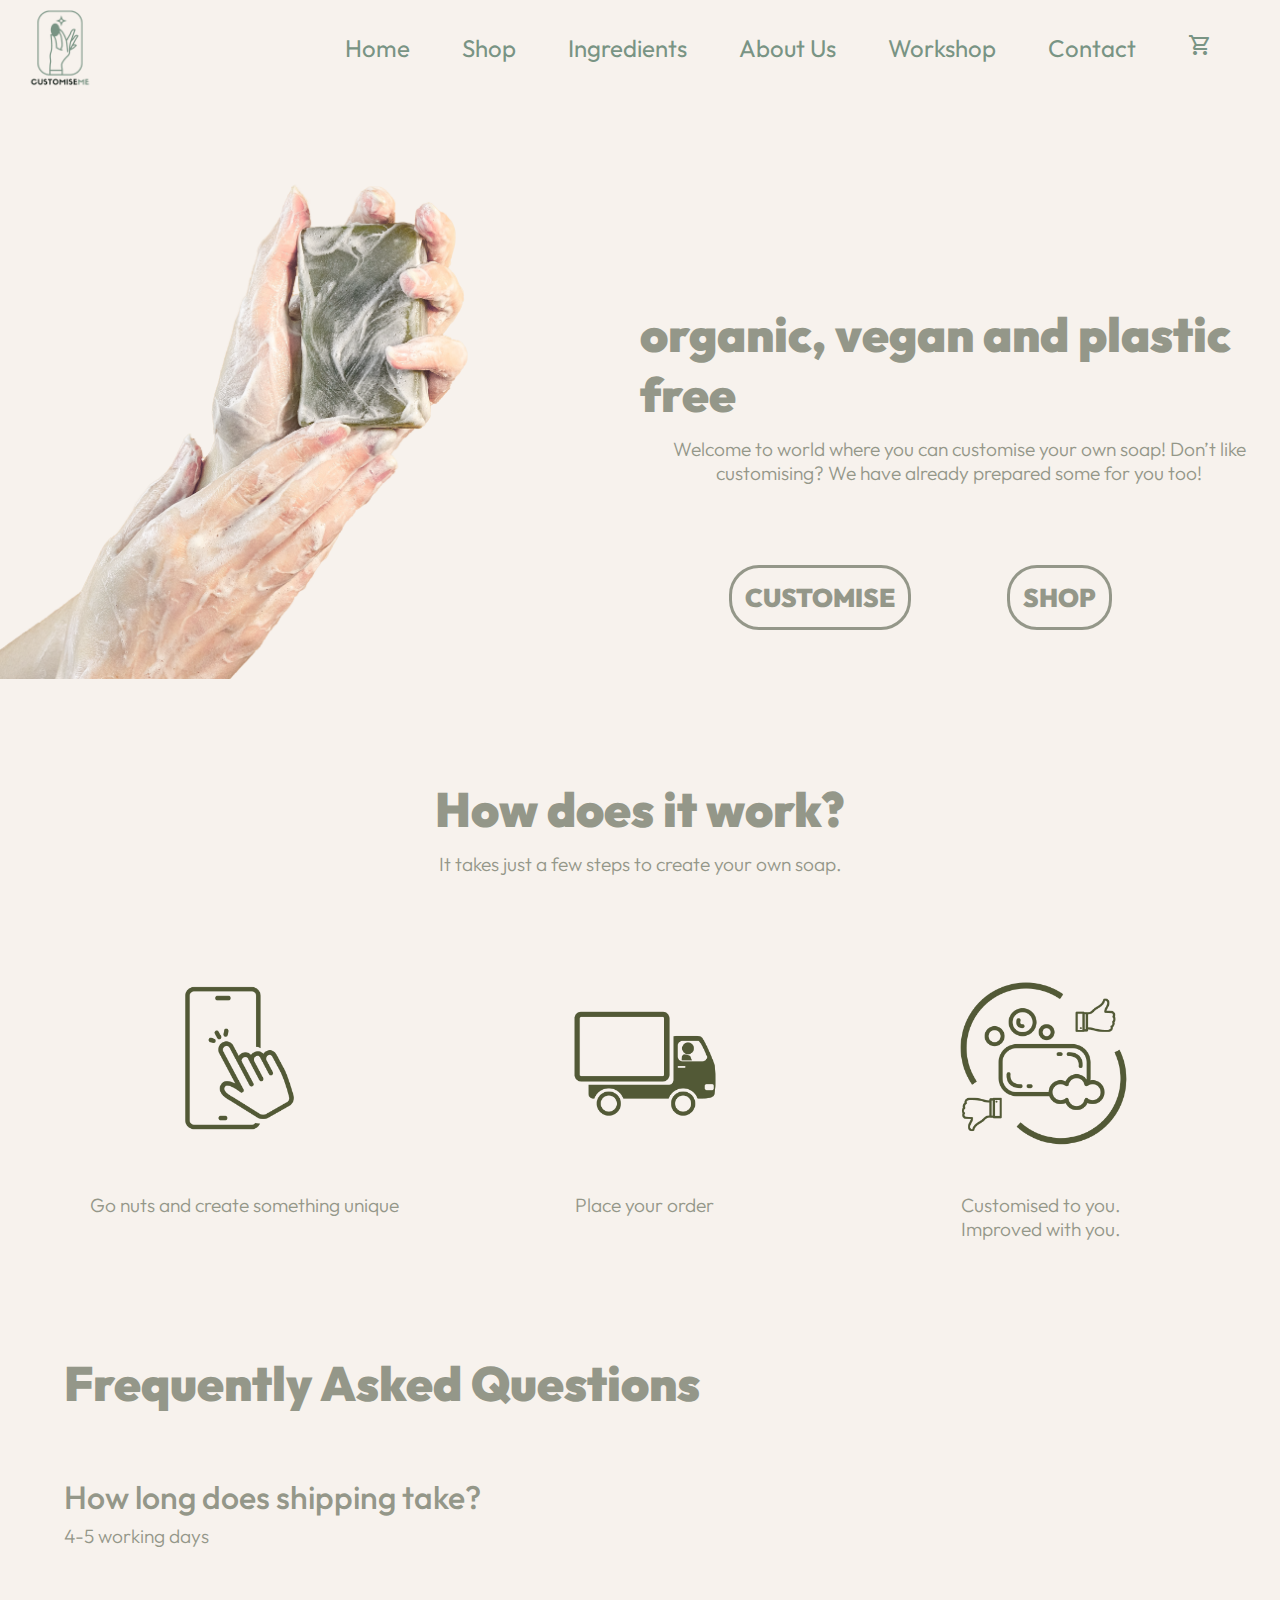
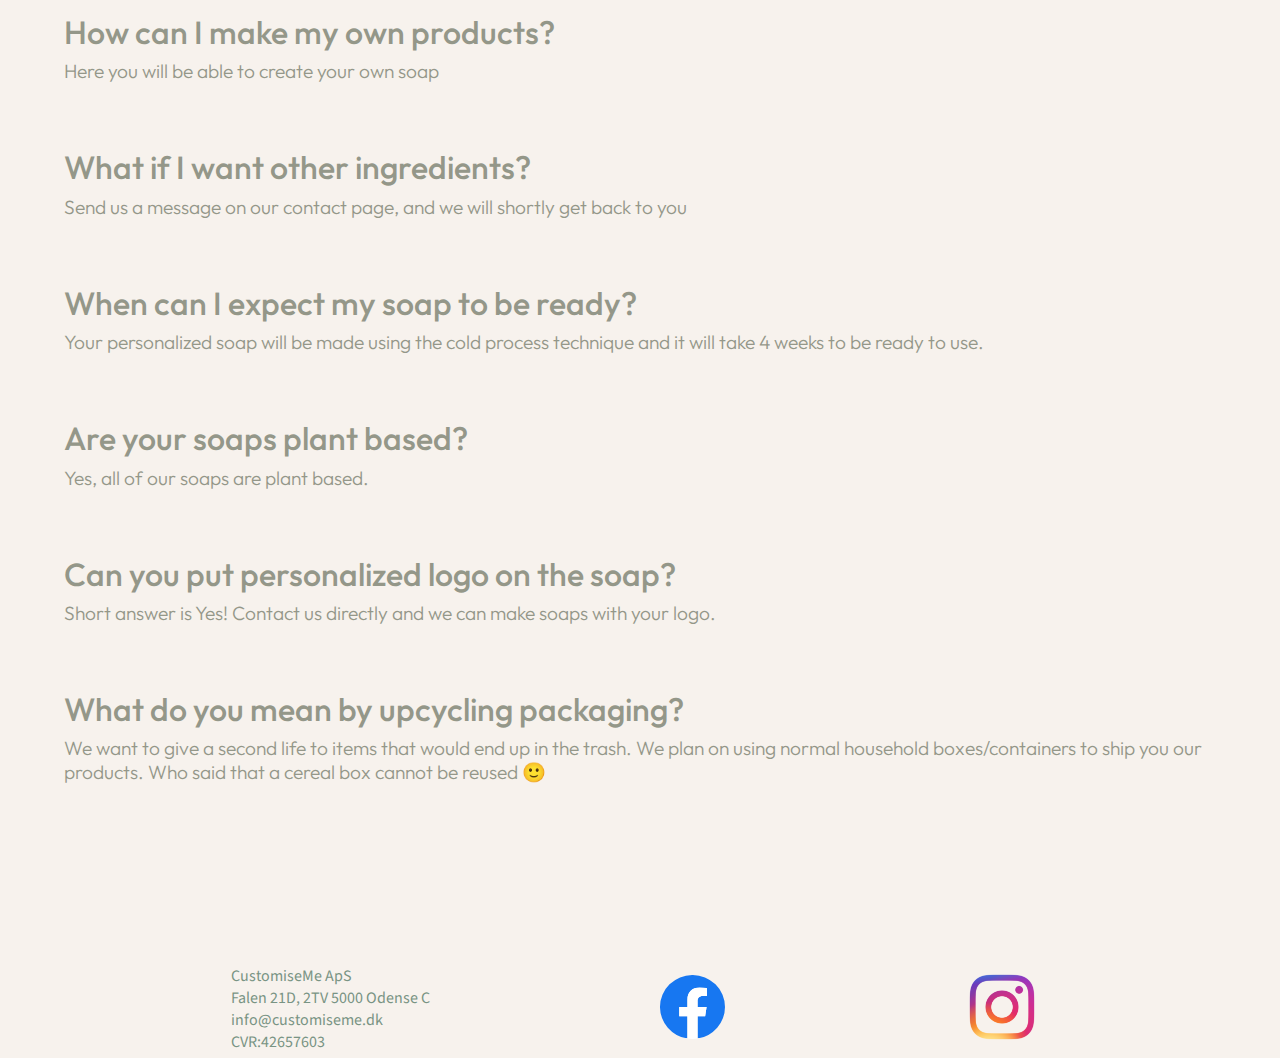
<file: index.html>
<!DOCTYPE html>
<html lang="en">

<head>
  <meta charset="UTF-8" />
  <meta http-equiv="X-UA-Compatible" content="IE=edge" />
  <meta name="viewport" content="width=device-width, initial-scale=1.0" />
  <title>CustomiseMe</title>
  <meta name="ROBOTS" content="NOINDEX, NOFOLLOW" />
  <link rel="stylesheet" href="CSS/main.css" />
  <link href="https://fonts.googleapis.com/icon?family=Material+Icons+Outlined" rel="stylesheet" />
  <link href="https://fonts.googleapis.com/css2?family=Outfit:wght@200;400;900&display=swap" rel="stylesheet">
</head>

<body>
  <nav class="navbar">

    <img id="logo" src="images/logogreen.png" alt="logo">
    <a href="#" class="toggle-button">
      <span class="bar"></span>
      <span class="bar"></span>
      <span class="bar"></span>
    </a>
    <div class="navbar-links">
      <ul>
        <li><a href="index.html">Home</a></li>
        <li><a href="shop.html">Shop</a></li>
        <li><a href="#">Ingredients</a></li>
        <li><a href="#">About Us</a></li>
        <li><a href="#">Workshop</a></li>
        <li><a href="#">Contact</a></li>
        <li>
          <a href="#"><span class="material-icons-outlined">shopping_cart</span></a>
        </li>
      </ul>
    </div>
  </nav>
  <main>
    <img id="clicksoaps" src="images/washhands.png" alt="soaps">
    <div class="welcoming">
      <h1 id="absolute">organic, vegan and plastic free</h1>
      <h2 id="welcome">Welcome to world where you can customise your own soap! Don’t like customising? We have already
        prepared some for you too!</h2>
    <div class="cta">
<a href="createsoap.html">CUSTOMISE</a>
<a href="shop.html">SHOP</a>
</div></div>

<div class="howitworks">
  <h1>How does it work?</h1>
  <h2>It takes just a few steps to create your own soap.</h2>
</div>
<div class="icons">
  <figure>
  <img src="images/1.png" alt="1">
  <figcaption>Go nuts and create something unique</figcaption>
</figure>
<figure>
  <img src="images/2.png" alt="2">
<figcaption>Place your order</figcaption>
</figure>
<figure>
  <img src="images/3.png" alt="3">
<figcaption>Customised to you.<br>Improved with you.</figcaption>
</figure>
</div>

<div class="faq">
  <h1>Frequently Asked Questions</h1>
  <h2>How long does shipping take?</h2>
  <p>4-5 working days</p>
  <h2>How can I make my own products?</h2>
  <p>Here you will be able to create your own soap</p>
  <h2>What if I want other ingredients?</h2>
  <p>Send us a message on our contact page, and we will shortly get back to you</p>
  <h2>When can I expect my soap to be ready?</h2>
  <p>Your personalized soap will be made using the cold process technique and it will take 4 weeks to be ready to use.</p>
<h2>Are your soaps plant based?</h2>
<p>Yes, all of our soaps are plant based.</p>
<h2>
  Can you put personalized logo on the soap?</h2>
  <p>Short answer is Yes! Contact us directly and we can make soaps with your logo.</p>
<h2>What do you mean by upcycling packaging?</h2>
<p>We want to give a second life to items that would end up in the trash.

  We plan on using normal household boxes/containers to ship you our products.
  
  Who said that a cereal box cannot be reused 🙂</p>

</div>
  </main>
  <footer>
    <div class="footer-text">
      <div>CustomiseMe ApS</div>
      <div>Falen 21D, 2TV 5000 Odense C</div>
      <div>
        <a class="mailto" href="mailto:info@customiseme.dk">info@customiseme.dk</a>
      </div>
      <div>CVR:42657603</div>
    </div>
    <div class="social1">
      <a class="facebook" href="https://www.facebook.com/customisemedk/" target="_blank"><img src="images/fb_logo.svg"
          alt="Facebook Logo" /></a>
    </div>
    <div class="social2">
      <a class="instagram" href="https://www.instagram.com/customisemedk/" target="_blank"><img
          src="images/instagram_logo.svg" alt="Instagram Logo" /></a>
    </div>
  </footer>
</body>
<script src="js/script.js"></script>

</html>
</file>
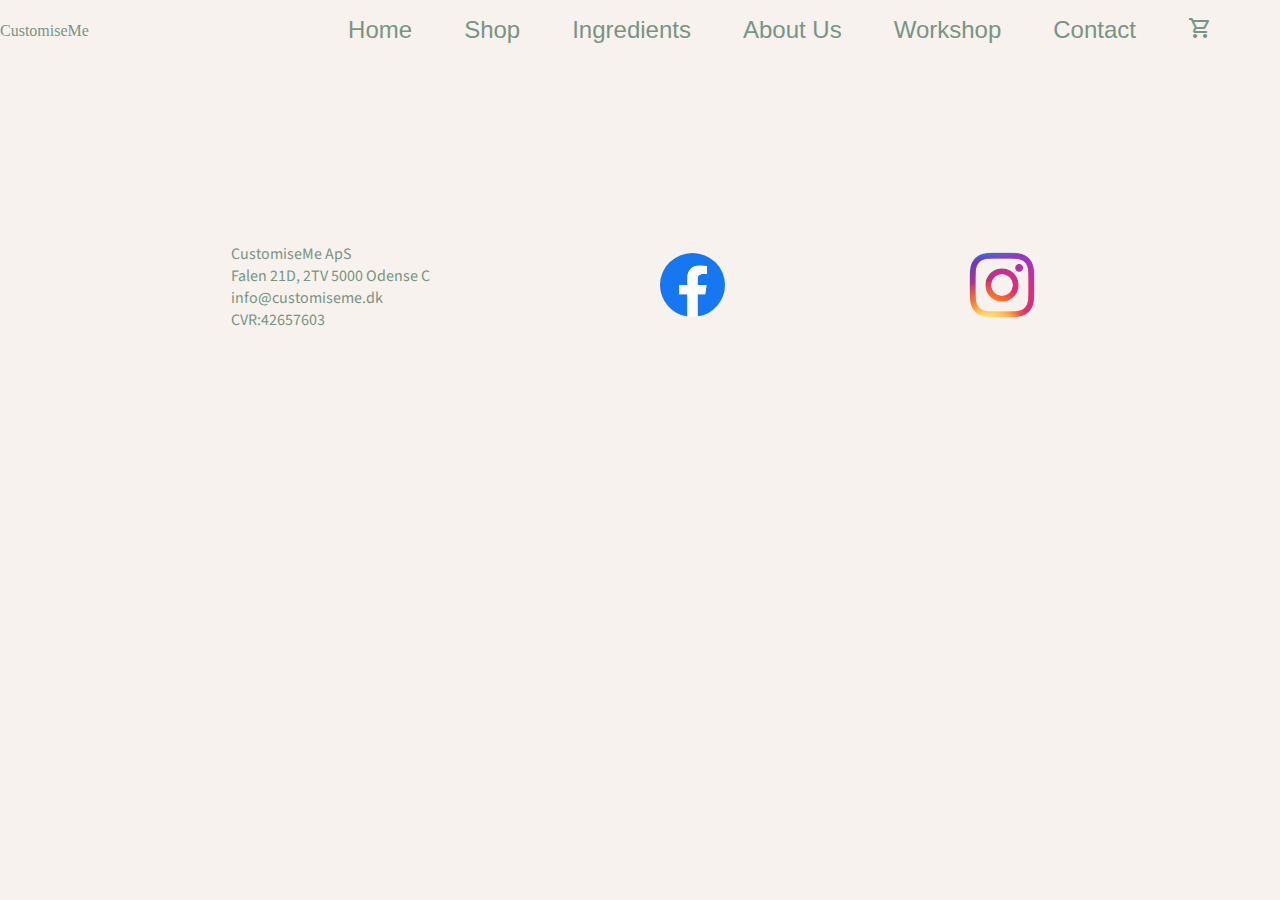
<file: createsoap.html>
<!DOCTYPE html>
<html lang="en">
  <head>
    <meta charset="UTF-8" />
    <meta http-equiv="X-UA-Compatible" content="IE=edge" />
    <meta name="viewport" content="width=device-width, initial-scale=1.0" />
    <title>CustomiseMe - Create</title>
    <meta name="ROBOTS" content="NOINDEX, NOFOLLOW" />
    <link rel="stylesheet" href="CSS/main.css" />
    <link
      href="https://fonts.googleapis.com/icon?family=Material+Icons+Outlined"
      rel="stylesheet"
    />
  </head>
  <body>
    <nav class="navbar">
      <div class="customise-me">CustomiseMe</div>
      <!-- The brand name can be replaced with one of the logos -->
      <a href="#" class="toggle-button">
        <span class="bar"></span>
        <span class="bar"></span>
        <span class="bar"></span>
      </a>
      <div class="navbar-links">
        <ul>
          <li><a href="index.html">Home</a></li>
          <li><a href="shop.html">Shop</a></li>
          <li><a href="#">Ingredients</a></li>
          <li><a href="#">About Us</a></li>
          <li><a href="#">Workshop</a></li>
          <li><a href="#">Contact</a></li>
          <li>
            <a href="#"
              ><span class="material-icons-outlined">shopping_cart</span></a
            >
          </li>
        </ul>
      </div>
    </nav>
    <main></main>
    <footer>
      <div class="footer-text">
        <div>CustomiseMe ApS</div>
        <div>Falen 21D, 2TV 5000 Odense C</div>
        <div>
          <a class="mailto" href="mailto:info@customiseme.dk"
            >info@customiseme.dk</a
          >
        </div>
        <div>CVR:42657603</div>
      </div>
      <div class="social1">
        <a
          class="facebook"
          href="https://www.facebook.com/customisemedk/"
          target="_blank"
          ><img src="images/fb_logo.svg" alt="Facebook Logo"
        /></a>
      </div>
      <div class="social2">
        <a
          class="instagram"
          href="https://www.instagram.com/customisemedk/"
          target="_blank"
          ><img src="images/instagram_logo.svg" alt="Instagram Logo"
        /></a>
      </div>
    </footer>
  </body>
  <script src="js/script.js"></script>
</html>
</file>
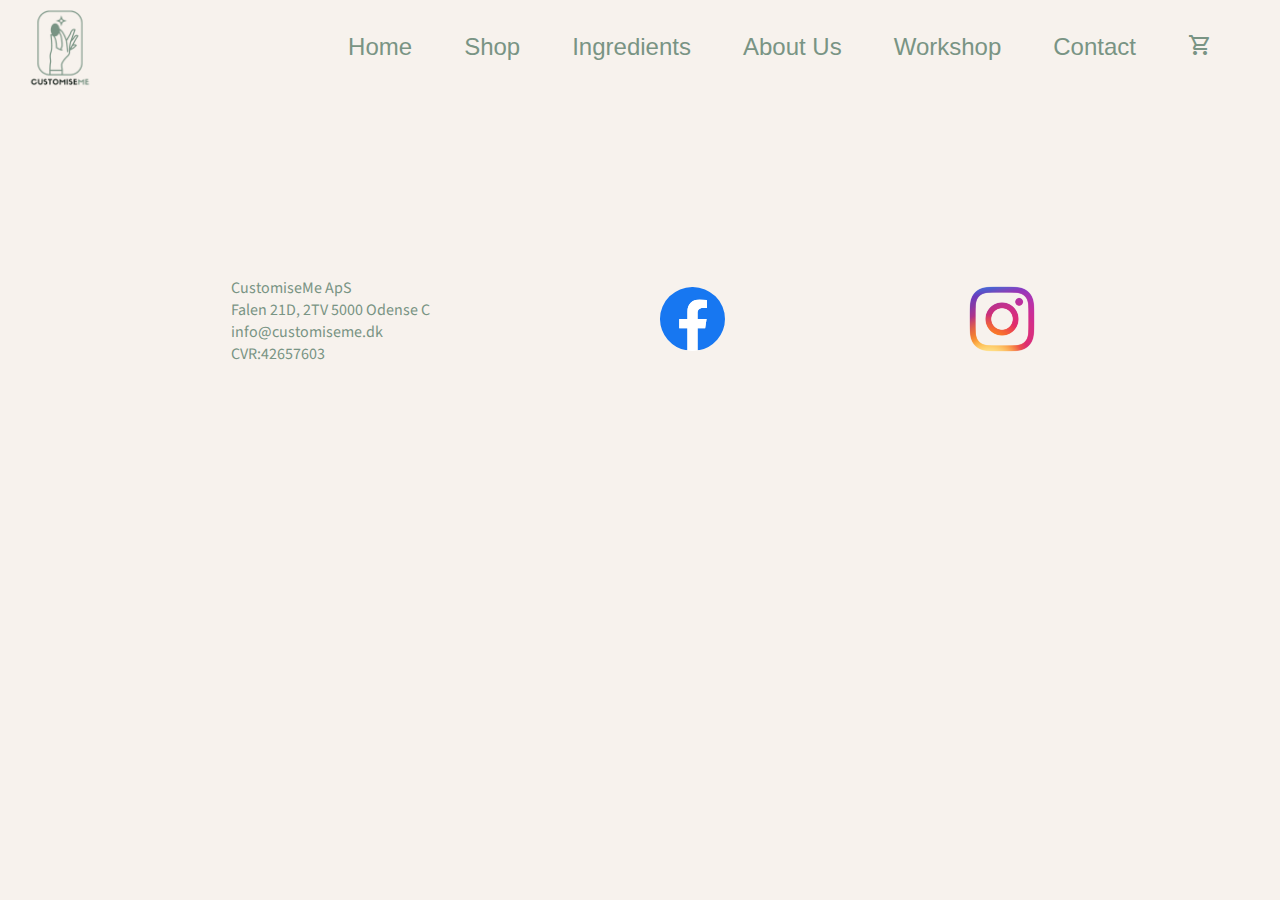
<file: product.html>
<!DOCTYPE html>
<html lang="en">
  <head>
    <meta charset="UTF-8" />
    <meta http-equiv="X-UA-Compatible" content="IE=edge" />
    <meta name="viewport" content="width=device-width, initial-scale=1.0" />
    <title>CustomiseMe - Shop</title>
    <meta name="ROBOTS" content="NOINDEX, NOFOLLOW" />
    <link rel="stylesheet" href="CSS/main.css" />
    <link
      href="https://fonts.googleapis.com/icon?family=Material+Icons+Outlined"
      rel="stylesheet"
    />
  </head>
  <body>
    <nav class="navbar">
      <img id="logo" src="images/logogreen.png" alt="logo">
      <a href="#" class="toggle-button">
        <span class="bar"></span>
        <span class="bar"></span>
        <span class="bar"></span>
      </a>
      <div class="navbar-links">
        <ul>
          <li><a href="index.html">Home</a></li>
          <li><a href="shop.html">Shop</a></li>
          <li><a href="#">Ingredients</a></li>
          <li><a href="#">About Us</a></li>
          <li><a href="#">Workshop</a></li>
          <li><a href="#">Contact</a></li>
          <li>
            <a href="#"
              ><span class="material-icons-outlined">shopping_cart</span></a
            >
          </li>
        </ul>
      </div>
    </nav>
    <main></main>
    <footer>
      <div class="footer-text">
        <div>CustomiseMe ApS</div>
        <div>Falen 21D, 2TV 5000 Odense C</div>
        <div>
          <a class="mailto" href="mailto:info@customiseme.dk"
            >info@customiseme.dk</a
          >
        </div>
        <div>CVR:42657603</div>
      </div>
      <div class="social1">
        <a
          class="facebook"
          href="https://www.facebook.com/customisemedk/"
          target="_blank"
          ><img src="images/fb_logo.svg" alt="Facebook Logo"
        /></a>
      </div>
      <div class="social2">
        <a
          class="instagram"
          href="https://www.instagram.com/customisemedk/"
          target="_blank"
          ><img src="images/instagram_logo.svg" alt="Instagram Logo"
        /></a>
      </div>
    </footer>
  </body>
  <script src="js/script.js"></script>
</html>
</file>
<file: CSS/main.css>
/* Fonts */
@import url("https://fonts.googleapis.com/css2?family=Playfair+Display:ital,wght@0,400;0,500;0,700;1,400;1,500;1,700&family=Source+Sans+Pro:ital,wght@0,400;0,600;1,400;1,600&display=swap");

/* Variables - updated as we go depending on color choices for things*/
:root {
  --mainFont: "Playfair Display", serif;
  --subFont: "Source Sans Pro", sans-serif;
}

html {
  background-color: #f7f2ed;
}
/* Navbar Styling - colors on links can be changed to have better contrast 
(different shades of color palette may be applied)*/

* {
  box-sizing: border-box;
}

body {
  margin: 0;
  padding: 0;
}

.navbar {
  display: flex;
  justify-content: space-between;
  align-items: center;
  
  
  color: #799484;
}


#logo {
max-width: 120px;
margin-bottom: -1em;
margin-top: -0.5em;
}

.navbar-links ul {
  margin: 0;
  padding: 0;
  display: flex;
  margin-right: 2em;
}
.navbar-links li {
  list-style: none;
}
.navbar-links li a {
  text-decoration: none;
  font-family: 'Outfit', sans-serif;
margin-right: 20px;
  color: #799484;
  padding: 1rem;
  display: block;
  font-size: 1.5rem;
  
}

.navbar-links li:hover {
 text-decoration: underline;
}

#clicksoaps {
  max-width: 100%;

}

.welcoming {
  position: absolute;
  left: 40em;
  top:17em;
}

#absolute {
  font-family: 'Outfit', sans-serif;
  font-weight: 900;
  font-size: 3rem;

  color: #949789;
}

#welcome {
  font-family: 'Outfit', sans-serif;
  font-weight: 300;
  font-size: 1.2rem;
width: 600px;
margin-left: 1em;
  color: #949789;
  text-align: center;
  margin-top:-1em;
}

.welcoming a {
  text-decoration: none;
  font-family: 'Outfit', sans-serif;
  font-weight: 900;
 font-size: 1.6rem;
  border: 3px #949789  solid;
  border-radius: 30px;
  padding: 13px;
  color: #949789;


}

.welcoming a:hover {
  background-color: #949789;
  color: #f7f2ed;
}

.cta {
  display:flex;
  align-items: center;
  gap: 6em;
  justify-content: center;
  margin-left: -5em;
  margin-top: 5em;
 
}

.howitworks {
 text-align: center;

}

.howitworks h1, .faq h1 {
  font-family: 'Outfit', sans-serif;
  font-weight: 900;
  font-size: 3rem;
 margin-top: 2em;
  color: #949789;
}

.howitworks h2 {
  font-family: 'Outfit', sans-serif;
  font-weight: 300;
  font-size: 1.2rem;
margin-top: -1em;

  color: #949789;
  text-align: center;
}

.icons img{
  max-width:300px;
  
}

.icons {
  display: flex;
 justify-content: center;
 gap:1em;
}

figcaption {
  text-align: center;
  font-family: 'Outfit', sans-serif;
  font-weight: 300;
  font-size: 1.2rem;
margin-top: -1em;

  color: #949789;
}

h2 {
  font-family: 'Outfit', sans-serif;
  font-weight: 500;
  font-size: 2rem;
 margin-top: 2em;
  color: #949789;
}

p {
  font-family: 'Outfit', sans-serif;
  font-weight: 300;
  font-size: 1.2rem;
margin-top: -1em;

  color: #949789;
}

.faq {
  margin-left: 4em;
}

.toggle-button {
  position: absolute;
  top: 1rem;
  right: 1rem;
  display: none;
  flex-direction: column;
  justify-content: space-between;
  width: 31px;
  height: 21px;
}

.toggle-button .bar {
  height: 3px;
  width: 100%;
  background-color: #799484;
  border-radius: 10px;
}

@media (max-width: 850px) {
  .toggle-button {
    display: flex;
  }

  .navbar-links {
    width: 100%;
    display: none;
  }

  .navbar {
    flex-direction: column;
    align-items: flex-start;
  }

  .navbar-links ul {
    flex-direction: column;
    width: 100%;
  }

  .navbar-links li {
    text-align: center;
  }

  .navbar-links li a {
    padding: 0.75rem 1rem;
  }

  .navbar-links.active {
    display: flex;
  }
}

footer {
  padding-top: 2rem;
  display: flex;
  justify-content: space-evenly;
  align-items: center;
  flex-direction: wrap;
  margin-top: 9em;
}

.footer-text {
  font-family: var(--subFont);
  color: #799484;
}

.mailto {
  text-decoration: none;
  color: #799484;
}
</file>
